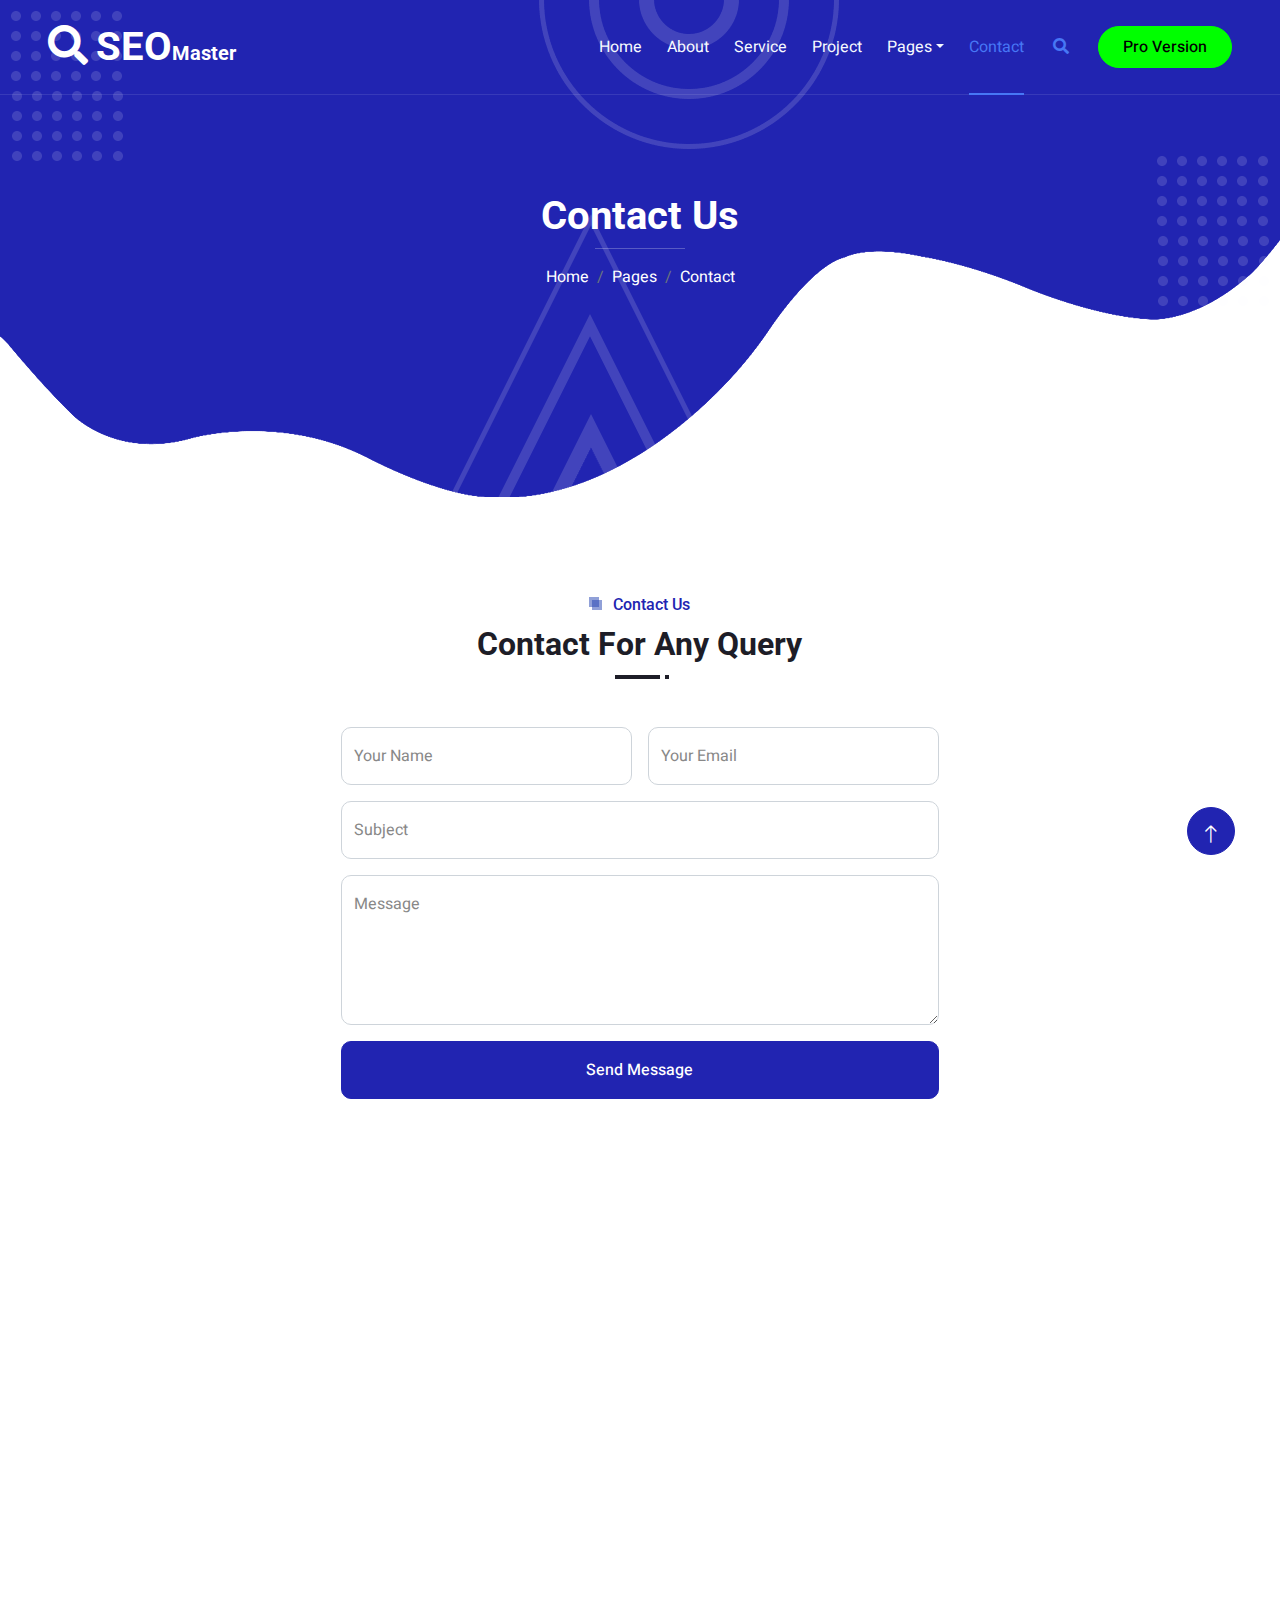
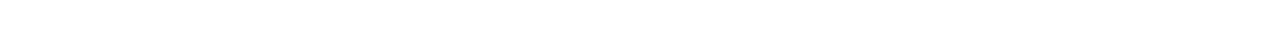
<file: contact.html>
<!DOCTYPE html>
<html lang="en">

<head>
    <meta charset="utf-8">
    <title>SEO Master - SEO Agency Website Template</title>
    <meta content="width=device-width, initial-scale=1.0" name="viewport">
    <meta content="" name="keywords">
    <meta content="" name="description">

    <!-- Favicon -->
    <link href="img/favicon.ico" rel="icon">

    <!-- Google Web Fonts -->
    <link rel="preconnect" href="https://fonts.googleapis.com">
    <link rel="preconnect" href="https://fonts.gstatic.com" crossorigin>
    <link href="https://fonts.googleapis.com/css2?family=Heebo:wght@400;500&family=Roboto:wght@400;500;700&display=swap" rel="stylesheet"> 

    <!-- Icon Font Stylesheet -->
    <link href="https://cdnjs.cloudflare.com/ajax/libs/font-awesome/5.10.0/css/all.min.css" rel="stylesheet">
    <link href="https://cdn.jsdelivr.net/npm/bootstrap-icons@1.4.1/font/bootstrap-icons.css" rel="stylesheet">

    <!-- Libraries Stylesheet -->
    <link href="lib/animate/animate.min.css" rel="stylesheet">
    <link href="lib/owlcarousel/assets/owl.carousel.min.css" rel="stylesheet">
    <link href="lib/lightbox/css/lightbox.min.css" rel="stylesheet">

    <!-- Customized Bootstrap Stylesheet -->
    <link href="css/bootstrap.min.css" rel="stylesheet">

    <!-- Template Stylesheet -->
    <link href="css/style.css" rel="stylesheet">
</head>

<body>
    <div class="container-xxl bg-white p-0">
        <!-- Spinner Start -->
        <div id="spinner" class="show bg-white position-fixed translate-middle w-100 vh-100 top-50 start-50 d-flex align-items-center justify-content-center">
            <div class="spinner-grow text-primary" style="width: 3rem; height: 3rem;" role="status">
                <span class="sr-only">Loading...</span>
            </div>
        </div>
        <!-- Spinner End -->


        <!-- Navbar & Hero Start -->
        <div class="container-xxl position-relative p-0">
            <nav class="navbar navbar-expand-lg navbar-light px-4 px-lg-5 py-3 py-lg-0">
                <a href="" class="navbar-brand p-0">
                    <h1 class="m-0"><i class="fa fa-search me-2"></i>SEO<span class="fs-5">Master</span></h1>
                    <!-- <img src="img/logo.png" alt="Logo"> -->
                </a>
                <button class="navbar-toggler" type="button" data-bs-toggle="collapse" data-bs-target="#navbarCollapse">
                    <span class="fa fa-bars"></span>
                </button>
                <div class="collapse navbar-collapse" id="navbarCollapse">
                    <div class="navbar-nav ms-auto py-0">
                        <a href="index.html" class="nav-item nav-link">Home</a>
                        <a href="about.html" class="nav-item nav-link">About</a>
                        <a href="service.html" class="nav-item nav-link">Service</a>
                        <a href="project.html" class="nav-item nav-link">Project</a>
                        <div class="nav-item dropdown">
                            <a href="#" class="nav-link dropdown-toggle" data-bs-toggle="dropdown">Pages</a>
                            <div class="dropdown-menu m-0">
                                <a href="team.html" class="dropdown-item">Our Team</a>
                                <a href="testimonial.html" class="dropdown-item">Testimonial</a>
                                <a href="404.html" class="dropdown-item">404 Page</a>
                            </div>
                        </div>
                        <a href="contact.html" class="nav-item nav-link active">Contact</a>
                    </div>
                    <butaton type="button" class="btn text-secondary ms-3" data-bs-toggle="modal" data-bs-target="#searchModal"><i class="fa fa-search"></i></butaton>
                    <a href="https://htmlcodex.com/startup-company-website-template" class="btn btn-secondary text-light rounded-pill py-2 px-4 ms-3">Pro Version</a>
                </div>
            </nav>

            <div class="container-xxl py-5 bg-primary hero-header mb-5">
                <div class="container my-5 py-5 px-lg-5">
                    <div class="row g-5 py-5">
                        <div class="col-12 text-center">
                            <h1 class="text-white animated zoomIn">Contact Us</h1>
                            <hr class="bg-white mx-auto mt-0" style="width: 90px;">
                            <nav aria-label="breadcrumb">
                                <ol class="breadcrumb justify-content-center">
                                    <li class="breadcrumb-item"><a class="text-white" href="#">Home</a></li>
                                    <li class="breadcrumb-item"><a class="text-white" href="#">Pages</a></li>
                                    <li class="breadcrumb-item text-white active" aria-current="page">Contact</li>
                                </ol>
                            </nav>
                        </div>
                    </div>
                </div>
            </div>
        </div>
        <!-- Navbar & Hero End -->


        <!-- Full Screen Search Start -->
        <div class="modal fade" id="searchModal" tabindex="-1">
            <div class="modal-dialog modal-fullscreen">
                <div class="modal-content" style="background: rgba(29, 29, 39, 0.7);">
                    <div class="modal-header border-0">
                        <button type="button" class="btn bg-white btn-close" data-bs-dismiss="modal" aria-label="Close"></button>
                    </div>
                    <div class="modal-body d-flex align-items-center justify-content-center">
                        <div class="input-group" style="max-width: 600px;">
                            <input type="text" class="form-control bg-transparent border-light p-3" placeholder="Type search keyword">
                            <button class="btn btn-light px-4"><i class="bi bi-search"></i></button>
                        </div>
                    </div>
                </div>
            </div>
        </div>
        <!-- Full Screen Search End -->


        <!-- Contact Start -->
        <div class="container-xxl py-5">
            <div class="container px-lg-5">
                <div class="row justify-content-center">
                    <div class="col-lg-7">
                        <div class="section-title position-relative text-center mb-5 pb-2 wow fadeInUp" data-wow-delay="0.1s">
                            <h6 class="position-relative d-inline text-primary ps-4">Contact Us</h6>
                            <h2 class="mt-2">Contact For Any Query</h2>
                        </div>
                        <div class="wow fadeInUp" data-wow-delay="0.3s">
                            <form>
                                <div class="row g-3">
                                    <div class="col-md-6">
                                        <div class="form-floating">
                                            <input type="text" class="form-control" id="name" placeholder="Your Name">
                                            <label for="name">Your Name</label>
                                        </div>
                                    </div>
                                    <div class="col-md-6">
                                        <div class="form-floating">
                                            <input type="email" class="form-control" id="email" placeholder="Your Email">
                                            <label for="email">Your Email</label>
                                        </div>
                                    </div>
                                    <div class="col-12">
                                        <div class="form-floating">
                                            <input type="text" class="form-control" id="subject" placeholder="Subject">
                                            <label for="subject">Subject</label>
                                        </div>
                                    </div>
                                    <div class="col-12">
                                        <div class="form-floating">
                                            <textarea class="form-control" placeholder="Leave a message here" id="message" style="height: 150px"></textarea>
                                            <label for="message">Message</label>
                                        </div>
                                    </div>
                                    <div class="col-12">
                                        <button class="btn btn-primary w-100 py-3" type="submit">Send Message</button>
                                    </div>
                                </div>
                            </form>
                        </div>
                    </div>
                </div>
            </div>
        </div>
        <!-- Contact End -->
        

        <!-- Footer Start -->
        <div class="container-fluid bg-primary text-light footer mt-5 pt-5 wow fadeIn" data-wow-delay="0.1s">
            <div class="container py-5 px-lg-5">
                <div class="row g-5">
                    <div class="col-md-6 col-lg-3">
                        <h5 class="text-white mb-4">Get In Touch</h5>
                        <p><i class="fa fa-map-marker-alt me-3"></i>123 Street, New York, USA</p>
                        <p><i class="fa fa-phone-alt me-3"></i>+012 345 67890</p>
                        <p><i class="fa fa-envelope me-3"></i>info@example.com</p>
                        <div class="d-flex pt-2">
                            <a class="btn btn-outline-light btn-social" href=""><i class="fab fa-twitter"></i></a>
                            <a class="btn btn-outline-light btn-social" href=""><i class="fab fa-facebook-f"></i></a>
                            <a class="btn btn-outline-light btn-social" href=""><i class="fab fa-youtube"></i></a>
                            <a class="btn btn-outline-light btn-social" href=""><i class="fab fa-instagram"></i></a>
                            <a class="btn btn-outline-light btn-social" href=""><i class="fab fa-linkedin-in"></i></a>
                        </div>
                    </div>
                    <div class="col-md-6 col-lg-3">
                        <h5 class="text-white mb-4">Popular Link</h5>
                        <a class="btn btn-link" href="">About Us</a>
                        <a class="btn btn-link" href="">Contact Us</a>
                        <a class="btn btn-link" href="">Privacy Policy</a>
                        <a class="btn btn-link" href="">Terms & Condition</a>
                        <a class="btn btn-link" href="">Career</a>
                    </div>
                    <div class="col-md-6 col-lg-3">
                        <h5 class="text-white mb-4">Project Gallery</h5>
                        <div class="row g-2">
                            <div class="col-4">
                                <img class="img-fluid" src="img/portfolio-1.jpg" alt="Image">
                            </div>
                            <div class="col-4">
                                <img class="img-fluid" src="img/portfolio-2.jpg" alt="Image">
                            </div>
                            <div class="col-4">
                                <img class="img-fluid" src="img/portfolio-3.jpg" alt="Image">
                            </div>
                            <div class="col-4">
                                <img class="img-fluid" src="img/portfolio-4.jpg" alt="Image">
                            </div>
                            <div class="col-4">
                                <img class="img-fluid" src="img/portfolio-5.jpg" alt="Image">
                            </div>
                            <div class="col-4">
                                <img class="img-fluid" src="img/portfolio-6.jpg" alt="Image">
                            </div>
                        </div>
                    </div>
                    <div class="col-md-6 col-lg-3">
                        <h5 class="text-white mb-4">Newsletter</h5>
                        <p>Lorem ipsum dolor sit amet elit. Phasellus nec pretium mi. Curabitur facilisis ornare velit non vulpu</p>
                        <div class="position-relative w-100 mt-3">
                            <input class="form-control border-0 rounded-pill w-100 ps-4 pe-5" type="text" placeholder="Your Email" style="height: 48px;">
                            <button type="button" class="btn shadow-none position-absolute top-0 end-0 mt-1 me-2"><i class="fa fa-paper-plane text-primary fs-4"></i></button>
                        </div>
                    </div>
                </div>
            </div>
            <div class="container px-lg-5">
                <div class="copyright">
                    <div class="row">
                        <div class="col-md-6 text-center text-md-start mb-3 mb-md-0">
                            &copy; <a class="border-bottom" href="#">Your Site Name</a>, All Right Reserved. 
							
							<!--/*** This template is free as long as you keep the footer author’s credit link/attribution link/backlink. If you'd like to use the template without the footer author’s credit link/attribution link/backlink, you can purchase the Credit Removal License from "https://htmlcodex.com/credit-removal". Thank you for your support. ***/-->
							Designed By <a class="border-bottom" href="https://htmlcodex.com">HTML Codex</a>
                        </div>
                        <div class="col-md-6 text-center text-md-end">
                            <div class="footer-menu">
                                <a href="">Home</a>
                                <a href="">Cookies</a>
                                <a href="">Help</a>
                                <a href="">FQAs</a>
                            </div>
                        </div>
                    </div>
                </div>
            </div>
        </div>
        <!-- Footer End -->


        <!-- Back to Top -->
        <a href="#" class="btn btn-lg btn-primary btn-lg-square back-to-top pt-2"><i class="bi bi-arrow-up"></i></a>
    </div>

    <!-- JavaScript Libraries -->
    <script src="https://code.jquery.com/jquery-3.4.1.min.js"></script>
    <script src="https://cdn.jsdelivr.net/npm/bootstrap@5.0.0/dist/js/bootstrap.bundle.min.js"></script>
    <script src="lib/wow/wow.min.js"></script>
    <script src="lib/easing/easing.min.js"></script>
    <script src="lib/waypoints/waypoints.min.js"></script>
    <script src="lib/owlcarousel/owl.carousel.min.js"></script>
    <script src="lib/isotope/isotope.pkgd.min.js"></script>
    <script src="lib/lightbox/js/lightbox.min.js"></script>

    <!-- Template Javascript -->
    <script src="js/main.js"></script>
</body>

</html>
</file>
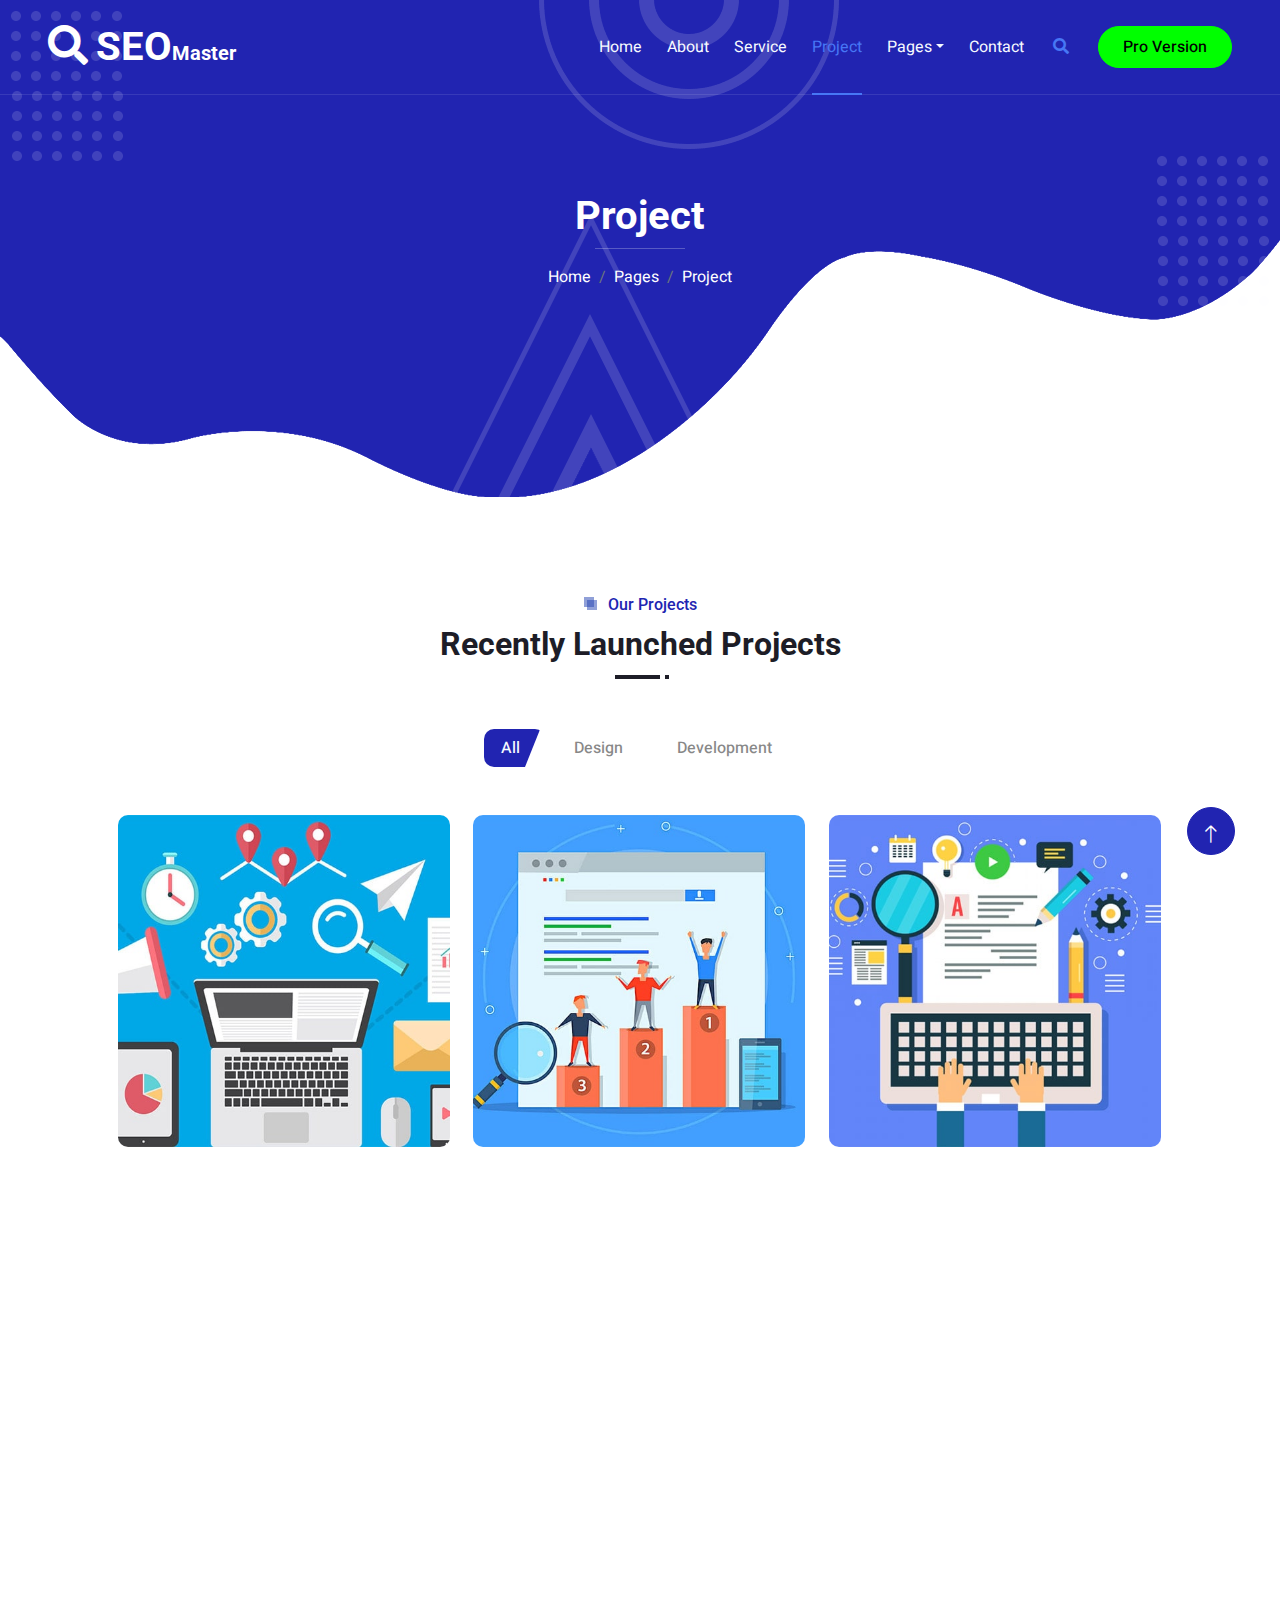
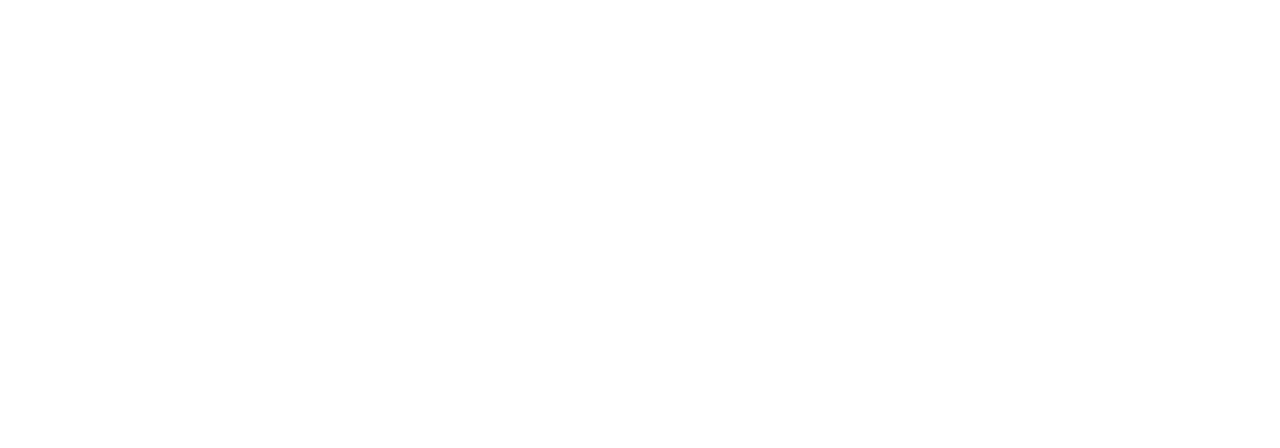
<file: project.html>
<!DOCTYPE html>
<html lang="en">

<head>
    <meta charset="utf-8">
    <title>SEO Master - SEO Agency Website Template</title>
    <meta content="width=device-width, initial-scale=1.0" name="viewport">
    <meta content="" name="keywords">
    <meta content="" name="description">

    <!-- Favicon -->
    <link href="img/favicon.ico" rel="icon">

    <!-- Google Web Fonts -->
    <link rel="preconnect" href="https://fonts.googleapis.com">
    <link rel="preconnect" href="https://fonts.gstatic.com" crossorigin>
    <link href="https://fonts.googleapis.com/css2?family=Heebo:wght@400;500&family=Roboto:wght@400;500;700&display=swap" rel="stylesheet"> 

    <!-- Icon Font Stylesheet -->
    <link href="https://cdnjs.cloudflare.com/ajax/libs/font-awesome/5.10.0/css/all.min.css" rel="stylesheet">
    <link href="https://cdn.jsdelivr.net/npm/bootstrap-icons@1.4.1/font/bootstrap-icons.css" rel="stylesheet">

    <!-- Libraries Stylesheet -->
    <link href="lib/animate/animate.min.css" rel="stylesheet">
    <link href="lib/owlcarousel/assets/owl.carousel.min.css" rel="stylesheet">
    <link href="lib/lightbox/css/lightbox.min.css" rel="stylesheet">

    <!-- Customized Bootstrap Stylesheet -->
    <link href="css/bootstrap.min.css" rel="stylesheet">

    <!-- Template Stylesheet -->
    <link href="css/style.css" rel="stylesheet">
</head>

<body>
    <div class="container-xxl bg-white p-0">
        <!-- Spinner Start -->
        <div id="spinner" class="show bg-white position-fixed translate-middle w-100 vh-100 top-50 start-50 d-flex align-items-center justify-content-center">
            <div class="spinner-grow text-primary" style="width: 3rem; height: 3rem;" role="status">
                <span class="sr-only">Loading...</span>
            </div>
        </div>
        <!-- Spinner End -->


        <!-- Navbar & Hero Start -->
        <div class="container-xxl position-relative p-0">
            <nav class="navbar navbar-expand-lg navbar-light px-4 px-lg-5 py-3 py-lg-0">
                <a href="" class="navbar-brand p-0">
                    <h1 class="m-0"><i class="fa fa-search me-2"></i>SEO<span class="fs-5">Master</span></h1>
                    <!-- <img src="img/logo.png" alt="Logo"> -->
                </a>
                <button class="navbar-toggler" type="button" data-bs-toggle="collapse" data-bs-target="#navbarCollapse">
                    <span class="fa fa-bars"></span>
                </button>
                <div class="collapse navbar-collapse" id="navbarCollapse">
                    <div class="navbar-nav ms-auto py-0">
                        <a href="index.html" class="nav-item nav-link">Home</a>
                        <a href="about.html" class="nav-item nav-link">About</a>
                        <a href="service.html" class="nav-item nav-link">Service</a>
                        <a href="project.html" class="nav-item nav-link active">Project</a>
                        <div class="nav-item dropdown">
                            <a href="#" class="nav-link dropdown-toggle" data-bs-toggle="dropdown">Pages</a>
                            <div class="dropdown-menu m-0">
                                <a href="team.html" class="dropdown-item">Our Team</a>
                                <a href="testimonial.html" class="dropdown-item">Testimonial</a>
                                <a href="404.html" class="dropdown-item">404 Page</a>
                            </div>
                        </div>
                        <a href="contact.html" class="nav-item nav-link">Contact</a>
                    </div>
                    <butaton type="button" class="btn text-secondary ms-3" data-bs-toggle="modal" data-bs-target="#searchModal"><i class="fa fa-search"></i></butaton>
                    <a href="https://htmlcodex.com/startup-company-website-template" class="btn btn-secondary text-light rounded-pill py-2 px-4 ms-3">Pro Version</a>
                </div>
            </nav>

            <div class="container-xxl py-5 bg-primary hero-header mb-5">
                <div class="container my-5 py-5 px-lg-5">
                    <div class="row g-5 py-5">
                        <div class="col-12 text-center">
                            <h1 class="text-white animated zoomIn">Project</h1>
                            <hr class="bg-white mx-auto mt-0" style="width: 90px;">
                            <nav aria-label="breadcrumb">
                                <ol class="breadcrumb justify-content-center">
                                    <li class="breadcrumb-item"><a class="text-white" href="#">Home</a></li>
                                    <li class="breadcrumb-item"><a class="text-white" href="#">Pages</a></li>
                                    <li class="breadcrumb-item text-white active" aria-current="page">Project</li>
                                </ol>
                            </nav>
                        </div>
                    </div>
                </div>
            </div>
        </div>
        <!-- Navbar & Hero End -->


        <!-- Full Screen Search Start -->
        <div class="modal fade" id="searchModal" tabindex="-1">
            <div class="modal-dialog modal-fullscreen">
                <div class="modal-content" style="background: rgba(29, 29, 39, 0.7);">
                    <div class="modal-header border-0">
                        <button type="button" class="btn bg-white btn-close" data-bs-dismiss="modal" aria-label="Close"></button>
                    </div>
                    <div class="modal-body d-flex align-items-center justify-content-center">
                        <div class="input-group" style="max-width: 600px;">
                            <input type="text" class="form-control bg-transparent border-light p-3" placeholder="Type search keyword">
                            <button class="btn btn-light px-4"><i class="bi bi-search"></i></button>
                        </div>
                    </div>
                </div>
            </div>
        </div>
        <!-- Full Screen Search End -->


        <!-- Portfolio Start -->
        <div class="container-xxl py-5">
            <div class="container px-lg-5">
                <div class="section-title position-relative text-center mb-5 pb-2 wow fadeInUp" data-wow-delay="0.1s">
                    <h6 class="position-relative d-inline text-primary ps-4">Our Projects</h6>
                    <h2 class="mt-2">Recently Launched Projects</h2>
                </div>
                <div class="row mt-n2 wow fadeInUp" data-wow-delay="0.1s">
                    <div class="col-12 text-center">
                        <ul class="list-inline mb-5" id="portfolio-flters">
                            <li class="btn px-3 pe-4 active" data-filter="*">All</li>
                            <li class="btn px-3 pe-4" data-filter=".first">Design</li>
                            <li class="btn px-3 pe-4" data-filter=".second">Development</li>
                        </ul>
                    </div>
                </div>
                <div class="row g-4 portfolio-container">
                    <div class="col-lg-4 col-md-6 portfolio-item first wow zoomIn" data-wow-delay="0.1s">
                        <div class="position-relative rounded overflow-hidden">
                            <img class="img-fluid w-100" src="img/portfolio-1.jpg" alt="">
                            <div class="portfolio-overlay">
                                <a class="btn btn-light" href="img/portfolio-1.jpg" data-lightbox="portfolio"><i class="fa fa-plus fa-2x text-primary"></i></a>
                                <div class="mt-auto">
                                    <small class="text-white"><i class="fa fa-folder me-2"></i>Web Design</small>
                                    <a class="h5 d-block text-white mt-1 mb-0" href="">Project Name</a>
                                </div>
                            </div>
                        </div>
                    </div>
                    <div class="col-lg-4 col-md-6 portfolio-item second wow zoomIn" data-wow-delay="0.3s">
                        <div class="position-relative rounded overflow-hidden">
                            <img class="img-fluid w-100" src="img/portfolio-2.jpg" alt="">
                            <div class="portfolio-overlay">
                                <a class="btn btn-light" href="img/portfolio-2.jpg" data-lightbox="portfolio"><i class="fa fa-plus fa-2x text-primary"></i></a>
                                <div class="mt-auto">
                                    <small class="text-white"><i class="fa fa-folder me-2"></i>Web Design</small>
                                    <a class="h5 d-block text-white mt-1 mb-0" href="">Project Name</a>
                                </div>
                            </div>
                        </div>
                    </div>
                    <div class="col-lg-4 col-md-6 portfolio-item first wow zoomIn" data-wow-delay="0.6s">
                        <div class="position-relative rounded overflow-hidden">
                            <img class="img-fluid w-100" src="img/portfolio-3.jpg" alt="">
                            <div class="portfolio-overlay">
                                <a class="btn btn-light" href="img/portfolio-3.jpg" data-lightbox="portfolio"><i class="fa fa-plus fa-2x text-primary"></i></a>
                                <div class="mt-auto">
                                    <small class="text-white"><i class="fa fa-folder me-2"></i>Web Design</small>
                                    <a class="h5 d-block text-white mt-1 mb-0" href="">Project Name</a>
                                </div>
                            </div>
                        </div>
                    </div>
                    <div class="col-lg-4 col-md-6 portfolio-item second wow zoomIn" data-wow-delay="0.1s">
                        <div class="position-relative rounded overflow-hidden">
                            <img class="img-fluid w-100" src="img/portfolio-4.jpg" alt="">
                            <div class="portfolio-overlay">
                                <a class="btn btn-light" href="img/portfolio-4.jpg" data-lightbox="portfolio"><i class="fa fa-plus fa-2x text-primary"></i></a>
                                <div class="mt-auto">
                                    <small class="text-white"><i class="fa fa-folder me-2"></i>Web Design</small>
                                    <a class="h5 d-block text-white mt-1 mb-0" href="">Project Name</a>
                                </div>
                            </div>
                        </div>
                    </div>
                    <div class="col-lg-4 col-md-6 portfolio-item first wow zoomIn" data-wow-delay="0.3s">
                        <div class="position-relative rounded overflow-hidden">
                            <img class="img-fluid w-100" src="img/portfolio-5.jpg" alt="">
                            <div class="portfolio-overlay">
                                <a class="btn btn-light" href="img/portfolio-5.jpg" data-lightbox="portfolio"><i class="fa fa-plus fa-2x text-primary"></i></a>
                                <div class="mt-auto">
                                    <small class="text-white"><i class="fa fa-folder me-2"></i>Web Design</small>
                                    <a class="h5 d-block text-white mt-1 mb-0" href="">Project Name</a>
                                </div>
                            </div>
                        </div>
                    </div>
                    <div class="col-lg-4 col-md-6 portfolio-item second wow zoomIn" data-wow-delay="0.6s">
                        <div class="position-relative rounded overflow-hidden">
                            <img class="img-fluid w-100" src="img/portfolio-6.jpg" alt="">
                            <div class="portfolio-overlay">
                                <a class="btn btn-light" href="img/portfolio-6.jpg" data-lightbox="portfolio"><i class="fa fa-plus fa-2x text-primary"></i></a>
                                <div class="mt-auto">
                                    <small class="text-white"><i class="fa fa-folder me-2"></i>Web Design</small>
                                    <a class="h5 d-block text-white mt-1 mb-0" href="">Project Name</a>
                                </div>
                            </div>
                        </div>
                    </div>
                </div>
            </div>
        </div>
        <!-- Portfolio End -->
        

        <!-- Footer Start -->
        <div class="container-fluid bg-primary text-light footer mt-5 pt-5 wow fadeIn" data-wow-delay="0.1s">
            <div class="container py-5 px-lg-5">
                <div class="row g-5">
                    <div class="col-md-6 col-lg-3">
                        <h5 class="text-white mb-4">Get In Touch</h5>
                        <p><i class="fa fa-map-marker-alt me-3"></i>123 Street, New York, USA</p>
                        <p><i class="fa fa-phone-alt me-3"></i>+012 345 67890</p>
                        <p><i class="fa fa-envelope me-3"></i>info@example.com</p>
                        <div class="d-flex pt-2">
                            <a class="btn btn-outline-light btn-social" href=""><i class="fab fa-twitter"></i></a>
                            <a class="btn btn-outline-light btn-social" href=""><i class="fab fa-facebook-f"></i></a>
                            <a class="btn btn-outline-light btn-social" href=""><i class="fab fa-youtube"></i></a>
                            <a class="btn btn-outline-light btn-social" href=""><i class="fab fa-instagram"></i></a>
                            <a class="btn btn-outline-light btn-social" href=""><i class="fab fa-linkedin-in"></i></a>
                        </div>
                    </div>
                    <div class="col-md-6 col-lg-3">
                        <h5 class="text-white mb-4">Popular Link</h5>
                        <a class="btn btn-link" href="">About Us</a>
                        <a class="btn btn-link" href="">Contact Us</a>
                        <a class="btn btn-link" href="">Privacy Policy</a>
                        <a class="btn btn-link" href="">Terms & Condition</a>
                        <a class="btn btn-link" href="">Career</a>
                    </div>
                    <div class="col-md-6 col-lg-3">
                        <h5 class="text-white mb-4">Project Gallery</h5>
                        <div class="row g-2">
                            <div class="col-4">
                                <img class="img-fluid" src="img/portfolio-1.jpg" alt="Image">
                            </div>
                            <div class="col-4">
                                <img class="img-fluid" src="img/portfolio-2.jpg" alt="Image">
                            </div>
                            <div class="col-4">
                                <img class="img-fluid" src="img/portfolio-3.jpg" alt="Image">
                            </div>
                            <div class="col-4">
                                <img class="img-fluid" src="img/portfolio-4.jpg" alt="Image">
                            </div>
                            <div class="col-4">
                                <img class="img-fluid" src="img/portfolio-5.jpg" alt="Image">
                            </div>
                            <div class="col-4">
                                <img class="img-fluid" src="img/portfolio-6.jpg" alt="Image">
                            </div>
                        </div>
                    </div>
                    <div class="col-md-6 col-lg-3">
                        <h5 class="text-white mb-4">Newsletter</h5>
                        <p>Lorem ipsum dolor sit amet elit. Phasellus nec pretium mi. Curabitur facilisis ornare velit non vulpu</p>
                        <div class="position-relative w-100 mt-3">
                            <input class="form-control border-0 rounded-pill w-100 ps-4 pe-5" type="text" placeholder="Your Email" style="height: 48px;">
                            <button type="button" class="btn shadow-none position-absolute top-0 end-0 mt-1 me-2"><i class="fa fa-paper-plane text-primary fs-4"></i></button>
                        </div>
                    </div>
                </div>
            </div>
            <div class="container px-lg-5">
                <div class="copyright">
                    <div class="row">
                        <div class="col-md-6 text-center text-md-start mb-3 mb-md-0">
                            &copy; <a class="border-bottom" href="#">Your Site Name</a>, All Right Reserved. 
							
							<!--/*** This template is free as long as you keep the footer author’s credit link/attribution link/backlink. If you'd like to use the template without the footer author’s credit link/attribution link/backlink, you can purchase the Credit Removal License from "https://htmlcodex.com/credit-removal". Thank you for your support. ***/-->
							Designed By <a class="border-bottom" href="https://htmlcodex.com">HTML Codex</a>
                        </div>
                        <div class="col-md-6 text-center text-md-end">
                            <div class="footer-menu">
                                <a href="">Home</a>
                                <a href="">Cookies</a>
                                <a href="">Help</a>
                                <a href="">FQAs</a>
                            </div>
                        </div>
                    </div>
                </div>
            </div>
        </div>
        <!-- Footer End -->


        <!-- Back to Top -->
        <a href="#" class="btn btn-lg btn-primary btn-lg-square back-to-top pt-2"><i class="bi bi-arrow-up"></i></a>
    </div>

    <!-- JavaScript Libraries -->
    <script src="https://code.jquery.com/jquery-3.4.1.min.js"></script>
    <script src="https://cdn.jsdelivr.net/npm/bootstrap@5.0.0/dist/js/bootstrap.bundle.min.js"></script>
    <script src="lib/wow/wow.min.js"></script>
    <script src="lib/easing/easing.min.js"></script>
    <script src="lib/waypoints/waypoints.min.js"></script>
    <script src="lib/owlcarousel/owl.carousel.min.js"></script>
    <script src="lib/isotope/isotope.pkgd.min.js"></script>
    <script src="lib/lightbox/js/lightbox.min.js"></script>

    <!-- Template Javascript -->
    <script src="js/main.js"></script>
</body>

</html>
</file>
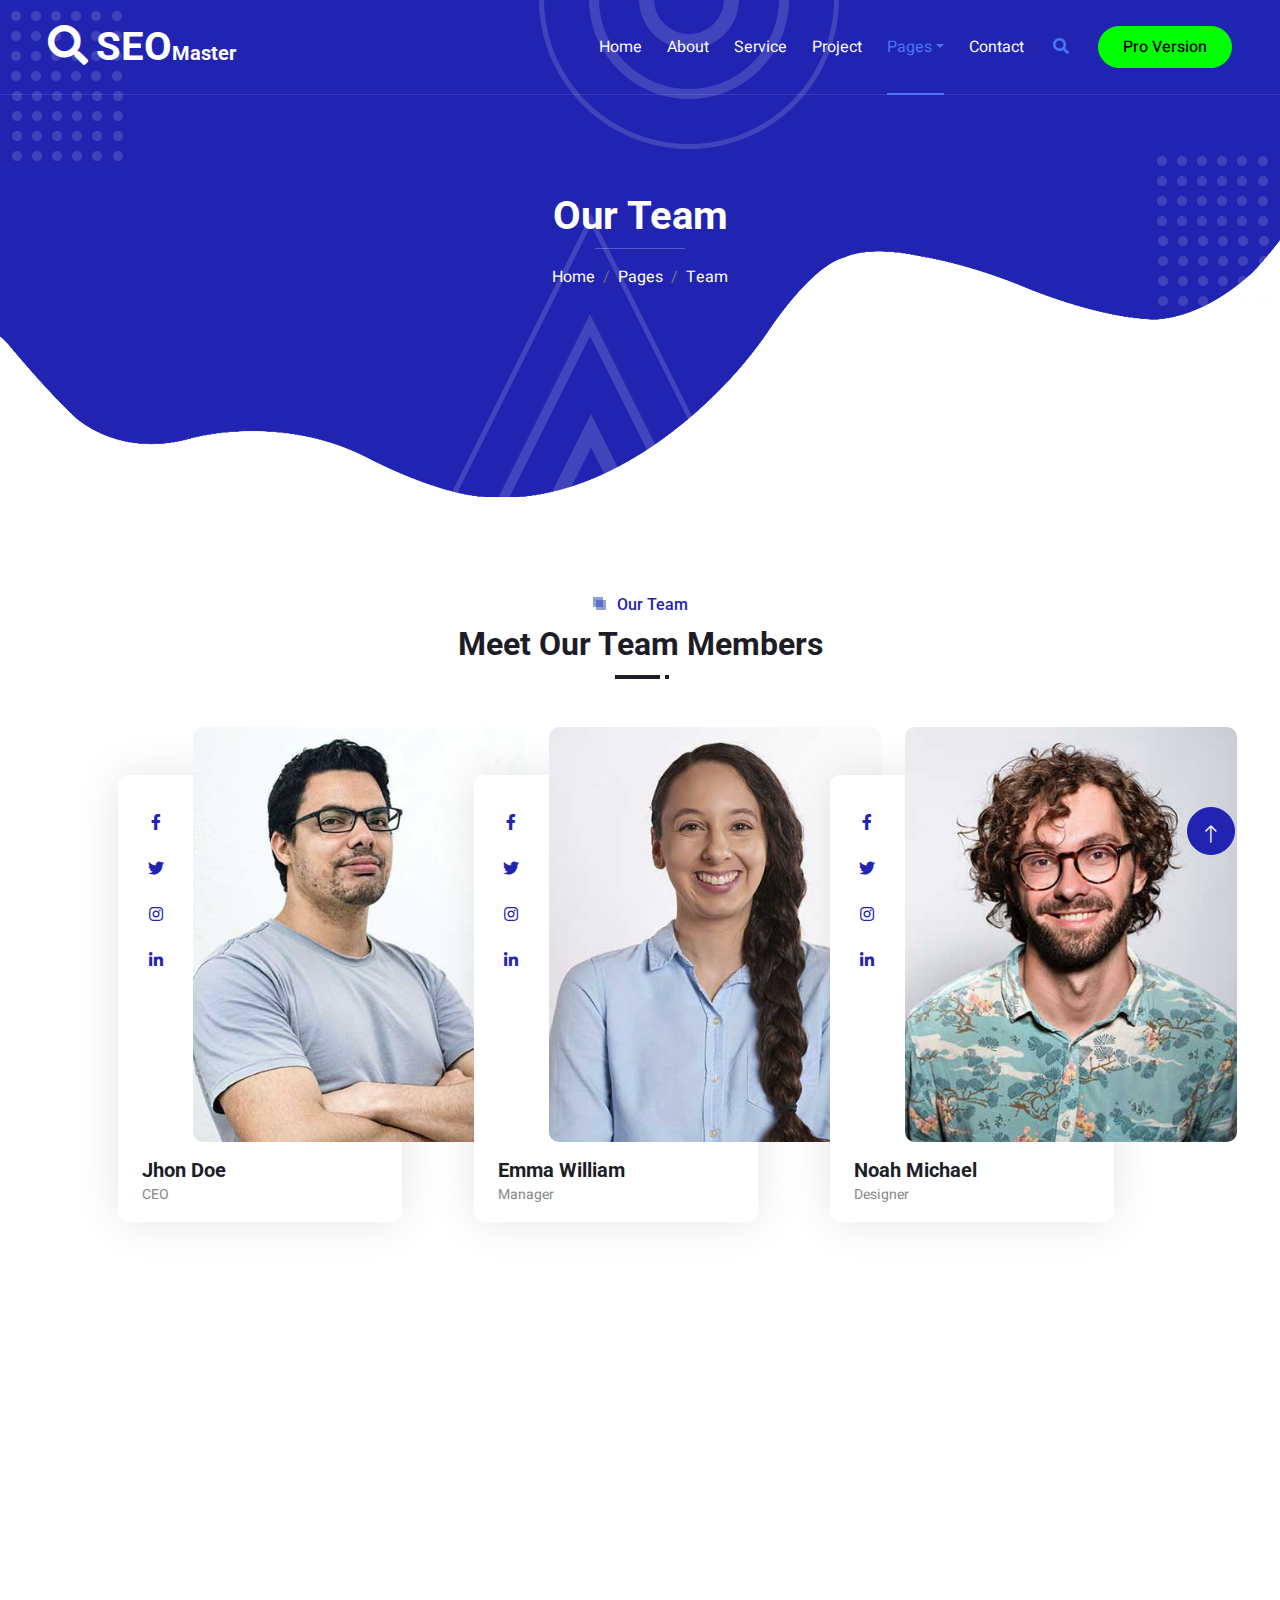
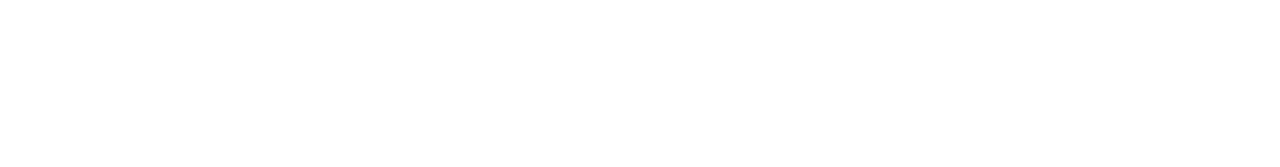
<file: team.html>
<!DOCTYPE html>
<html lang="en">

<head>
    <meta charset="utf-8">
    <title>SEO Master - SEO Agency Website Template</title>
    <meta content="width=device-width, initial-scale=1.0" name="viewport">
    <meta content="" name="keywords">
    <meta content="" name="description">

    <!-- Favicon -->
    <link href="img/favicon.ico" rel="icon">

    <!-- Google Web Fonts -->
    <link rel="preconnect" href="https://fonts.googleapis.com">
    <link rel="preconnect" href="https://fonts.gstatic.com" crossorigin>
    <link href="https://fonts.googleapis.com/css2?family=Heebo:wght@400;500&family=Roboto:wght@400;500;700&display=swap" rel="stylesheet"> 

    <!-- Icon Font Stylesheet -->
    <link href="https://cdnjs.cloudflare.com/ajax/libs/font-awesome/5.10.0/css/all.min.css" rel="stylesheet">
    <link href="https://cdn.jsdelivr.net/npm/bootstrap-icons@1.4.1/font/bootstrap-icons.css" rel="stylesheet">

    <!-- Libraries Stylesheet -->
    <link href="lib/animate/animate.min.css" rel="stylesheet">
    <link href="lib/owlcarousel/assets/owl.carousel.min.css" rel="stylesheet">
    <link href="lib/lightbox/css/lightbox.min.css" rel="stylesheet">

    <!-- Customized Bootstrap Stylesheet -->
    <link href="css/bootstrap.min.css" rel="stylesheet">

    <!-- Template Stylesheet -->
    <link href="css/style.css" rel="stylesheet">
</head>

<body>
    <div class="container-xxl bg-white p-0">
        <!-- Spinner Start -->
        <div id="spinner" class="show bg-white position-fixed translate-middle w-100 vh-100 top-50 start-50 d-flex align-items-center justify-content-center">
            <div class="spinner-grow text-primary" style="width: 3rem; height: 3rem;" role="status">
                <span class="sr-only">Loading...</span>
            </div>
        </div>
        <!-- Spinner End -->


        <!-- Navbar & Hero Start -->
        <div class="container-xxl position-relative p-0">
            <nav class="navbar navbar-expand-lg navbar-light px-4 px-lg-5 py-3 py-lg-0">
                <a href="" class="navbar-brand p-0">
                    <h1 class="m-0"><i class="fa fa-search me-2"></i>SEO<span class="fs-5">Master</span></h1>
                    <!-- <img src="img/logo.png" alt="Logo"> -->
                </a>
                <button class="navbar-toggler" type="button" data-bs-toggle="collapse" data-bs-target="#navbarCollapse">
                    <span class="fa fa-bars"></span>
                </button>
                <div class="collapse navbar-collapse" id="navbarCollapse">
                    <div class="navbar-nav ms-auto py-0">
                        <a href="index.html" class="nav-item nav-link">Home</a>
                        <a href="about.html" class="nav-item nav-link">About</a>
                        <a href="service.html" class="nav-item nav-link">Service</a>
                        <a href="project.html" class="nav-item nav-link">Project</a>
                        <div class="nav-item dropdown">
                            <a href="#" class="nav-link dropdown-toggle active" data-bs-toggle="dropdown">Pages</a>
                            <div class="dropdown-menu m-0">
                                <a href="team.html" class="dropdown-item active">Our Team</a>
                                <a href="testimonial.html" class="dropdown-item">Testimonial</a>
                                <a href="404.html" class="dropdown-item">404 Page</a>
                            </div>
                        </div>
                        <a href="contact.html" class="nav-item nav-link">Contact</a>
                    </div>
                    <butaton type="button" class="btn text-secondary ms-3" data-bs-toggle="modal" data-bs-target="#searchModal"><i class="fa fa-search"></i></butaton>
                    <a href="https://htmlcodex.com/startup-company-website-template" class="btn btn-secondary text-light rounded-pill py-2 px-4 ms-3">Pro Version</a>
                </div>
            </nav>

            <div class="container-xxl py-5 bg-primary hero-header mb-5">
                <div class="container my-5 py-5 px-lg-5">
                    <div class="row g-5 py-5">
                        <div class="col-12 text-center">
                            <h1 class="text-white animated zoomIn">Our Team</h1>
                            <hr class="bg-white mx-auto mt-0" style="width: 90px;">
                            <nav aria-label="breadcrumb">
                                <ol class="breadcrumb justify-content-center">
                                    <li class="breadcrumb-item"><a class="text-white" href="#">Home</a></li>
                                    <li class="breadcrumb-item"><a class="text-white" href="#">Pages</a></li>
                                    <li class="breadcrumb-item text-white active" aria-current="page">Team</li>
                                </ol>
                            </nav>
                        </div>
                    </div>
                </div>
            </div>
        </div>
        <!-- Navbar & Hero End -->


        <!-- Full Screen Search Start -->
        <div class="modal fade" id="searchModal" tabindex="-1">
            <div class="modal-dialog modal-fullscreen">
                <div class="modal-content" style="background: rgba(29, 29, 39, 0.7);">
                    <div class="modal-header border-0">
                        <button type="button" class="btn bg-white btn-close" data-bs-dismiss="modal" aria-label="Close"></button>
                    </div>
                    <div class="modal-body d-flex align-items-center justify-content-center">
                        <div class="input-group" style="max-width: 600px;">
                            <input type="text" class="form-control bg-transparent border-light p-3" placeholder="Type search keyword">
                            <button class="btn btn-light px-4"><i class="bi bi-search"></i></button>
                        </div>
                    </div>
                </div>
            </div>
        </div>
        <!-- Full Screen Search End -->


        <!-- Team Start -->
        <div class="container-xxl py-5">
            <div class="container px-lg-5">
                <div class="section-title position-relative text-center mb-5 pb-2 wow fadeInUp" data-wow-delay="0.1s">
                    <h6 class="position-relative d-inline text-primary ps-4">Our Team</h6>
                    <h2 class="mt-2">Meet Our Team Members</h2>
                </div>
                <div class="row g-4">
                    <div class="col-lg-4 col-md-6 wow fadeInUp" data-wow-delay="0.1s">
                        <div class="team-item">
                            <div class="d-flex">
                                <div class="flex-shrink-0 d-flex flex-column align-items-center mt-4 pt-5" style="width: 75px;">
                                    <a class="btn btn-square text-primary bg-white my-1" href=""><i class="fab fa-facebook-f"></i></a>
                                    <a class="btn btn-square text-primary bg-white my-1" href=""><i class="fab fa-twitter"></i></a>
                                    <a class="btn btn-square text-primary bg-white my-1" href=""><i class="fab fa-instagram"></i></a>
                                    <a class="btn btn-square text-primary bg-white my-1" href=""><i class="fab fa-linkedin-in"></i></a>
                                </div>
                                <img class="img-fluid rounded w-100" src="img/team-1.jpg" alt="">
                            </div>
                            <div class="px-4 py-3">
                                <h5 class="fw-bold m-0">Jhon Doe</h5>
                                <small>CEO</small>
                            </div>
                        </div>
                    </div>
                    <div class="col-lg-4 col-md-6 wow fadeInUp" data-wow-delay="0.3s">
                        <div class="team-item">
                            <div class="d-flex">
                                <div class="flex-shrink-0 d-flex flex-column align-items-center mt-4 pt-5" style="width: 75px;">
                                    <a class="btn btn-square text-primary bg-white my-1" href=""><i class="fab fa-facebook-f"></i></a>
                                    <a class="btn btn-square text-primary bg-white my-1" href=""><i class="fab fa-twitter"></i></a>
                                    <a class="btn btn-square text-primary bg-white my-1" href=""><i class="fab fa-instagram"></i></a>
                                    <a class="btn btn-square text-primary bg-white my-1" href=""><i class="fab fa-linkedin-in"></i></a>
                                </div>
                                <img class="img-fluid rounded w-100" src="img/team-2.jpg" alt="">
                            </div>
                            <div class="px-4 py-3">
                                <h5 class="fw-bold m-0">Emma William</h5>
                                <small>Manager</small>
                            </div>
                        </div>
                    </div>
                    <div class="col-lg-4 col-md-6 wow fadeInUp" data-wow-delay="0.6s">
                        <div class="team-item">
                            <div class="d-flex">
                                <div class="flex-shrink-0 d-flex flex-column align-items-center mt-4 pt-5" style="width: 75px;">
                                    <a class="btn btn-square text-primary bg-white my-1" href=""><i class="fab fa-facebook-f"></i></a>
                                    <a class="btn btn-square text-primary bg-white my-1" href=""><i class="fab fa-twitter"></i></a>
                                    <a class="btn btn-square text-primary bg-white my-1" href=""><i class="fab fa-instagram"></i></a>
                                    <a class="btn btn-square text-primary bg-white my-1" href=""><i class="fab fa-linkedin-in"></i></a>
                                </div>
                                <img class="img-fluid rounded w-100" src="img/team-3.jpg" alt="">
                            </div>
                            <div class="px-4 py-3">
                                <h5 class="fw-bold m-0">Noah Michael</h5>
                                <small>Designer</small>
                            </div>
                        </div>
                    </div>
                </div>
            </div>
        </div>
        <!-- Team End -->
        

        <!-- Footer Start -->
        <div class="container-fluid bg-primary text-light footer mt-5 pt-5 wow fadeIn" data-wow-delay="0.1s">
            <div class="container py-5 px-lg-5">
                <div class="row g-5">
                    <div class="col-md-6 col-lg-3">
                        <h5 class="text-white mb-4">Get In Touch</h5>
                        <p><i class="fa fa-map-marker-alt me-3"></i>123 Street, New York, USA</p>
                        <p><i class="fa fa-phone-alt me-3"></i>+012 345 67890</p>
                        <p><i class="fa fa-envelope me-3"></i>info@example.com</p>
                        <div class="d-flex pt-2">
                            <a class="btn btn-outline-light btn-social" href=""><i class="fab fa-twitter"></i></a>
                            <a class="btn btn-outline-light btn-social" href=""><i class="fab fa-facebook-f"></i></a>
                            <a class="btn btn-outline-light btn-social" href=""><i class="fab fa-youtube"></i></a>
                            <a class="btn btn-outline-light btn-social" href=""><i class="fab fa-instagram"></i></a>
                            <a class="btn btn-outline-light btn-social" href=""><i class="fab fa-linkedin-in"></i></a>
                        </div>
                    </div>
                    <div class="col-md-6 col-lg-3">
                        <h5 class="text-white mb-4">Popular Link</h5>
                        <a class="btn btn-link" href="">About Us</a>
                        <a class="btn btn-link" href="">Contact Us</a>
                        <a class="btn btn-link" href="">Privacy Policy</a>
                        <a class="btn btn-link" href="">Terms & Condition</a>
                        <a class="btn btn-link" href="">Career</a>
                    </div>
                    <div class="col-md-6 col-lg-3">
                        <h5 class="text-white mb-4">Project Gallery</h5>
                        <div class="row g-2">
                            <div class="col-4">
                                <img class="img-fluid" src="img/portfolio-1.jpg" alt="Image">
                            </div>
                            <div class="col-4">
                                <img class="img-fluid" src="img/portfolio-2.jpg" alt="Image">
                            </div>
                            <div class="col-4">
                                <img class="img-fluid" src="img/portfolio-3.jpg" alt="Image">
                            </div>
                            <div class="col-4">
                                <img class="img-fluid" src="img/portfolio-4.jpg" alt="Image">
                            </div>
                            <div class="col-4">
                                <img class="img-fluid" src="img/portfolio-5.jpg" alt="Image">
                            </div>
                            <div class="col-4">
                                <img class="img-fluid" src="img/portfolio-6.jpg" alt="Image">
                            </div>
                        </div>
                    </div>
                    <div class="col-md-6 col-lg-3">
                        <h5 class="text-white mb-4">Newsletter</h5>
                        <p>Lorem ipsum dolor sit amet elit. Phasellus nec pretium mi. Curabitur facilisis ornare velit non vulpu</p>
                        <div class="position-relative w-100 mt-3">
                            <input class="form-control border-0 rounded-pill w-100 ps-4 pe-5" type="text" placeholder="Your Email" style="height: 48px;">
                            <button type="button" class="btn shadow-none position-absolute top-0 end-0 mt-1 me-2"><i class="fa fa-paper-plane text-primary fs-4"></i></button>
                        </div>
                    </div>
                </div>
            </div>
            <div class="container px-lg-5">
                <div class="copyright">
                    <div class="row">
                        <div class="col-md-6 text-center text-md-start mb-3 mb-md-0">
                            &copy; <a class="border-bottom" href="#">Your Site Name</a>, All Right Reserved. 
							
							<!--/*** This template is free as long as you keep the footer author’s credit link/attribution link/backlink. If you'd like to use the template without the footer author’s credit link/attribution link/backlink, you can purchase the Credit Removal License from "https://htmlcodex.com/credit-removal". Thank you for your support. ***/-->
							Designed By <a class="border-bottom" href="https://htmlcodex.com">HTML Codex</a>
                        </div>
                        <div class="col-md-6 text-center text-md-end">
                            <div class="footer-menu">
                                <a href="">Home</a>
                                <a href="">Cookies</a>
                                <a href="">Help</a>
                                <a href="">FQAs</a>
                            </div>
                        </div>
                    </div>
                </div>
            </div>
        </div>
        <!-- Footer End -->


        <!-- Back to Top -->
        <a href="#" class="btn btn-lg btn-primary btn-lg-square back-to-top pt-2"><i class="bi bi-arrow-up"></i></a>
    </div>

    <!-- JavaScript Libraries -->
    <script src="https://code.jquery.com/jquery-3.4.1.min.js"></script>
    <script src="https://cdn.jsdelivr.net/npm/bootstrap@5.0.0/dist/js/bootstrap.bundle.min.js"></script>
    <script src="lib/wow/wow.min.js"></script>
    <script src="lib/easing/easing.min.js"></script>
    <script src="lib/waypoints/waypoints.min.js"></script>
    <script src="lib/owlcarousel/owl.carousel.min.js"></script>
    <script src="lib/isotope/isotope.pkgd.min.js"></script>
    <script src="lib/lightbox/js/lightbox.min.js"></script>

    <!-- Template Javascript -->
    <script src="js/main.js"></script>
</body>

</html>
</file>
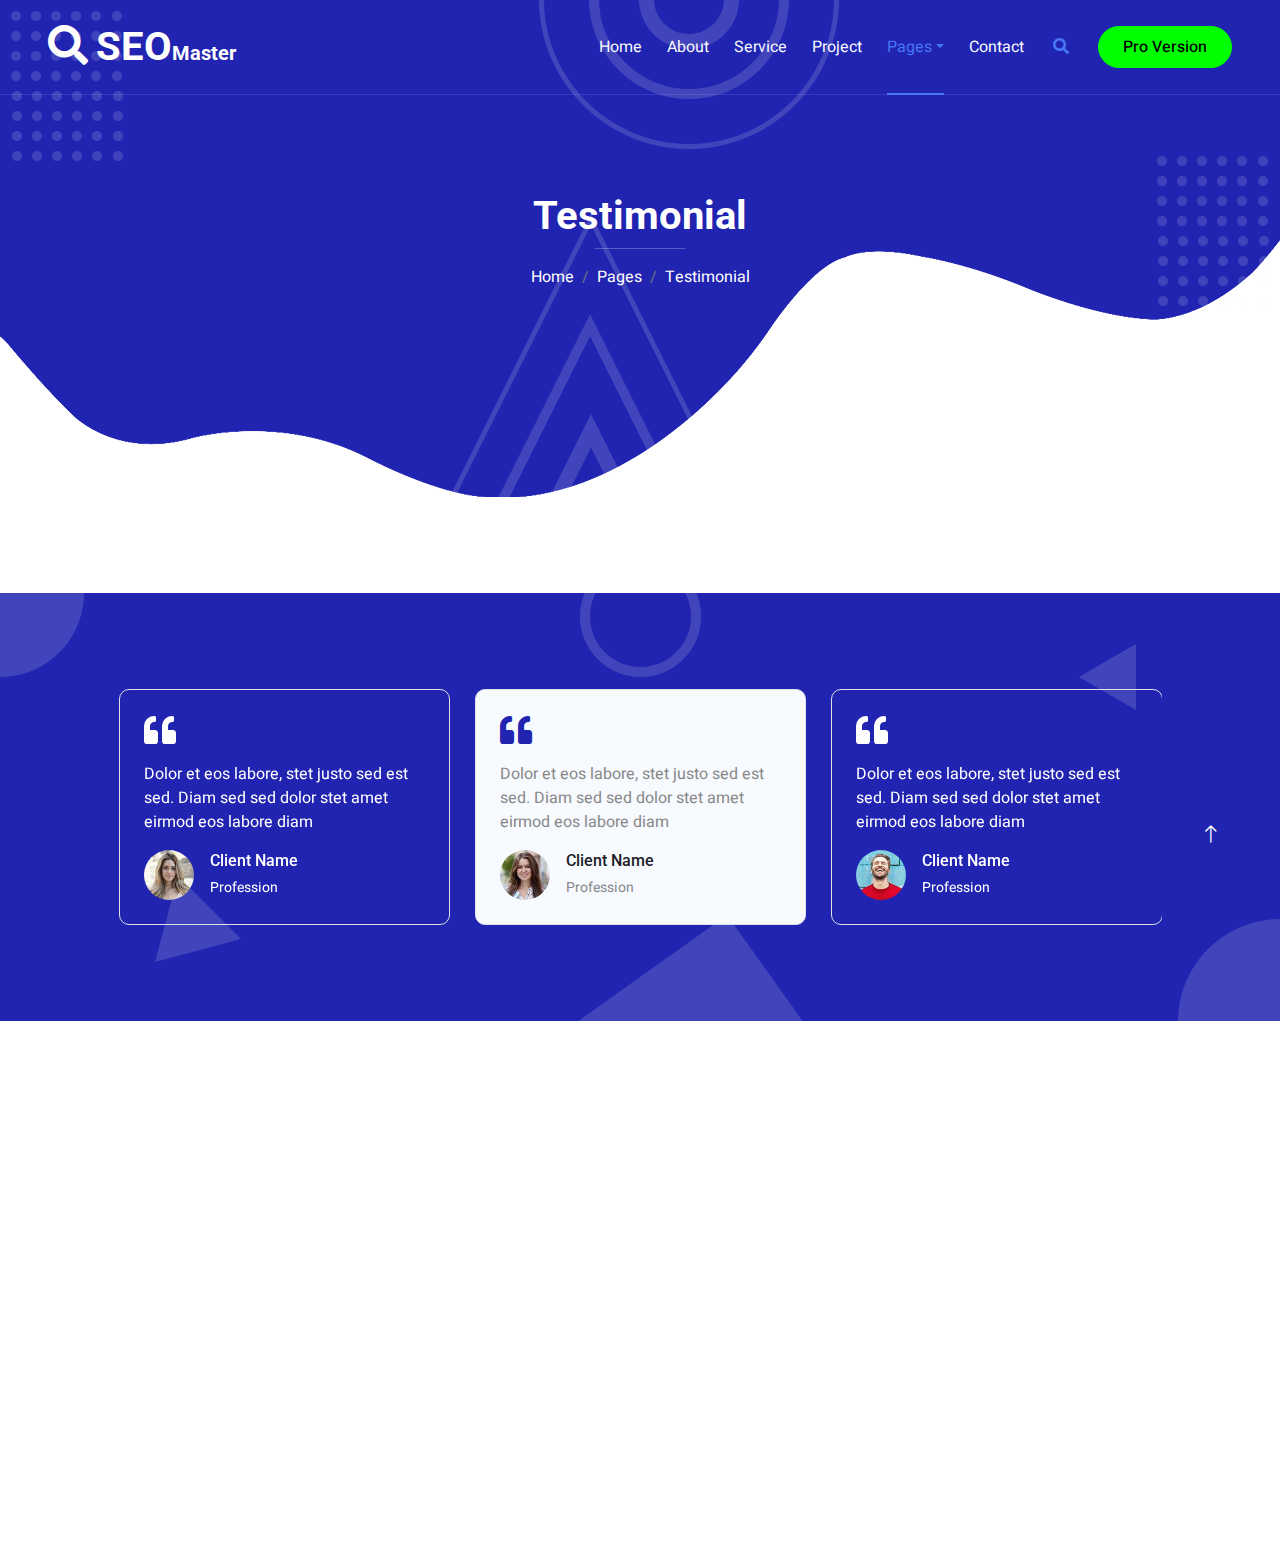
<file: testimonial.html>
<!DOCTYPE html>
<html lang="en">

<head>
    <meta charset="utf-8">
    <title>SEO Master - SEO Agency Website Template</title>
    <meta content="width=device-width, initial-scale=1.0" name="viewport">
    <meta content="" name="keywords">
    <meta content="" name="description">

    <!-- Favicon -->
    <link href="img/favicon.ico" rel="icon">

    <!-- Google Web Fonts -->
    <link rel="preconnect" href="https://fonts.googleapis.com">
    <link rel="preconnect" href="https://fonts.gstatic.com" crossorigin>
    <link href="https://fonts.googleapis.com/css2?family=Heebo:wght@400;500&family=Roboto:wght@400;500;700&display=swap" rel="stylesheet"> 

    <!-- Icon Font Stylesheet -->
    <link href="https://cdnjs.cloudflare.com/ajax/libs/font-awesome/5.10.0/css/all.min.css" rel="stylesheet">
    <link href="https://cdn.jsdelivr.net/npm/bootstrap-icons@1.4.1/font/bootstrap-icons.css" rel="stylesheet">

    <!-- Libraries Stylesheet -->
    <link href="lib/animate/animate.min.css" rel="stylesheet">
    <link href="lib/owlcarousel/assets/owl.carousel.min.css" rel="stylesheet">
    <link href="lib/lightbox/css/lightbox.min.css" rel="stylesheet">

    <!-- Customized Bootstrap Stylesheet -->
    <link href="css/bootstrap.min.css" rel="stylesheet">

    <!-- Template Stylesheet -->
    <link href="css/style.css" rel="stylesheet">
</head>

<body>
    <div class="container-xxl bg-white p-0">
        <!-- Spinner Start -->
        <div id="spinner" class="show bg-white position-fixed translate-middle w-100 vh-100 top-50 start-50 d-flex align-items-center justify-content-center">
            <div class="spinner-grow text-primary" style="width: 3rem; height: 3rem;" role="status">
                <span class="sr-only">Loading...</span>
            </div>
        </div>
        <!-- Spinner End -->


        <!-- Navbar & Hero Start -->
        <div class="container-xxl position-relative p-0">
            <nav class="navbar navbar-expand-lg navbar-light px-4 px-lg-5 py-3 py-lg-0">
                <a href="" class="navbar-brand p-0">
                    <h1 class="m-0"><i class="fa fa-search me-2"></i>SEO<span class="fs-5">Master</span></h1>
                    <!-- <img src="img/logo.png" alt="Logo"> -->
                </a>
                <button class="navbar-toggler" type="button" data-bs-toggle="collapse" data-bs-target="#navbarCollapse">
                    <span class="fa fa-bars"></span>
                </button>
                <div class="collapse navbar-collapse" id="navbarCollapse">
                    <div class="navbar-nav ms-auto py-0">
                        <a href="index.html" class="nav-item nav-link">Home</a>
                        <a href="about.html" class="nav-item nav-link">About</a>
                        <a href="service.html" class="nav-item nav-link">Service</a>
                        <a href="project.html" class="nav-item nav-link">Project</a>
                        <div class="nav-item dropdown">
                            <a href="#" class="nav-link dropdown-toggle active" data-bs-toggle="dropdown">Pages</a>
                            <div class="dropdown-menu m-0">
                                <a href="team.html" class="dropdown-item">Our Team</a>
                                <a href="testimonial.html" class="dropdown-item active">Testimonial</a>
                                <a href="404.html" class="dropdown-item">404 Page</a>
                            </div>
                        </div>
                        <a href="contact.html" class="nav-item nav-link">Contact</a>
                    </div>
                    <butaton type="button" class="btn text-secondary ms-3" data-bs-toggle="modal" data-bs-target="#searchModal"><i class="fa fa-search"></i></butaton>
                    <a href="https://htmlcodex.com/startup-company-website-template" class="btn btn-secondary text-light rounded-pill py-2 px-4 ms-3">Pro Version</a>
                </div>
            </nav>

            <div class="container-xxl py-5 bg-primary hero-header mb-5">
                <div class="container my-5 py-5 px-lg-5">
                    <div class="row g-5 py-5">
                        <div class="col-12 text-center">
                            <h1 class="text-white animated zoomIn">Testimonial</h1>
                            <hr class="bg-white mx-auto mt-0" style="width: 90px;">
                            <nav aria-label="breadcrumb">
                                <ol class="breadcrumb justify-content-center">
                                    <li class="breadcrumb-item"><a class="text-white" href="#">Home</a></li>
                                    <li class="breadcrumb-item"><a class="text-white" href="#">Pages</a></li>
                                    <li class="breadcrumb-item text-white active" aria-current="page">Testimonial</li>
                                </ol>
                            </nav>
                        </div>
                    </div>
                </div>
            </div>
        </div>
        <!-- Navbar & Hero End -->


        <!-- Full Screen Search Start -->
        <div class="modal fade" id="searchModal" tabindex="-1">
            <div class="modal-dialog modal-fullscreen">
                <div class="modal-content" style="background: rgba(29, 29, 39, 0.7);">
                    <div class="modal-header border-0">
                        <button type="button" class="btn bg-white btn-close" data-bs-dismiss="modal" aria-label="Close"></button>
                    </div>
                    <div class="modal-body d-flex align-items-center justify-content-center">
                        <div class="input-group" style="max-width: 600px;">
                            <input type="text" class="form-control bg-transparent border-light p-3" placeholder="Type search keyword">
                            <button class="btn btn-light px-4"><i class="bi bi-search"></i></button>
                        </div>
                    </div>
                </div>
            </div>
        </div>
        <!-- Full Screen Search End -->


        <!-- Testimonial Start -->
        <div class="container-xxl bg-primary testimonial py-5 wow fadeInUp" data-wow-delay="0.1s" style="margin: 6rem 0;">
            <div class="container py-5 px-lg-5">
                <div class="owl-carousel testimonial-carousel">
                    <div class="testimonial-item bg-transparent border rounded text-white p-4">
                        <i class="fa fa-quote-left fa-2x mb-3"></i>
                        <p>Dolor et eos labore, stet justo sed est sed. Diam sed sed dolor stet amet eirmod eos labore diam</p>
                        <div class="d-flex align-items-center">
                            <img class="img-fluid flex-shrink-0 rounded-circle" src="img/testimonial-1.jpg" style="width: 50px; height: 50px;">
                            <div class="ps-3">
                                <h6 class="text-white mb-1">Client Name</h6>
                                <small>Profession</small>
                            </div>
                        </div>
                    </div>
                    <div class="testimonial-item bg-transparent border rounded text-white p-4">
                        <i class="fa fa-quote-left fa-2x mb-3"></i>
                        <p>Dolor et eos labore, stet justo sed est sed. Diam sed sed dolor stet amet eirmod eos labore diam</p>
                        <div class="d-flex align-items-center">
                            <img class="img-fluid flex-shrink-0 rounded-circle" src="img/testimonial-2.jpg" style="width: 50px; height: 50px;">
                            <div class="ps-3">
                                <h6 class="text-white mb-1">Client Name</h6>
                                <small>Profession</small>
                            </div>
                        </div>
                    </div>
                    <div class="testimonial-item bg-transparent border rounded text-white p-4">
                        <i class="fa fa-quote-left fa-2x mb-3"></i>
                        <p>Dolor et eos labore, stet justo sed est sed. Diam sed sed dolor stet amet eirmod eos labore diam</p>
                        <div class="d-flex align-items-center">
                            <img class="img-fluid flex-shrink-0 rounded-circle" src="img/testimonial-3.jpg" style="width: 50px; height: 50px;">
                            <div class="ps-3">
                                <h6 class="text-white mb-1">Client Name</h6>
                                <small>Profession</small>
                            </div>
                        </div>
                    </div>
                    <div class="testimonial-item bg-transparent border rounded text-white p-4">
                        <i class="fa fa-quote-left fa-2x mb-3"></i>
                        <p>Dolor et eos labore, stet justo sed est sed. Diam sed sed dolor stet amet eirmod eos labore diam</p>
                        <div class="d-flex align-items-center">
                            <img class="img-fluid flex-shrink-0 rounded-circle" src="img/testimonial-4.jpg" style="width: 50px; height: 50px;">
                            <div class="ps-3">
                                <h6 class="text-white mb-1">Client Name</h6>
                                <small>Profession</small>
                            </div>
                        </div>
                    </div>
                </div>
            </div>
        </div>
        <!-- Testimonial End -->
        

        <!-- Footer Start -->
        <div class="container-fluid bg-primary text-light footer mt-5 pt-5 wow fadeIn" data-wow-delay="0.1s">
            <div class="container py-5 px-lg-5">
                <div class="row g-5">
                    <div class="col-md-6 col-lg-3">
                        <h5 class="text-white mb-4">Get In Touch</h5>
                        <p><i class="fa fa-map-marker-alt me-3"></i>123 Street, New York, USA</p>
                        <p><i class="fa fa-phone-alt me-3"></i>+012 345 67890</p>
                        <p><i class="fa fa-envelope me-3"></i>info@example.com</p>
                        <div class="d-flex pt-2">
                            <a class="btn btn-outline-light btn-social" href=""><i class="fab fa-twitter"></i></a>
                            <a class="btn btn-outline-light btn-social" href=""><i class="fab fa-facebook-f"></i></a>
                            <a class="btn btn-outline-light btn-social" href=""><i class="fab fa-youtube"></i></a>
                            <a class="btn btn-outline-light btn-social" href=""><i class="fab fa-instagram"></i></a>
                            <a class="btn btn-outline-light btn-social" href=""><i class="fab fa-linkedin-in"></i></a>
                        </div>
                    </div>
                    <div class="col-md-6 col-lg-3">
                        <h5 class="text-white mb-4">Popular Link</h5>
                        <a class="btn btn-link" href="">About Us</a>
                        <a class="btn btn-link" href="">Contact Us</a>
                        <a class="btn btn-link" href="">Privacy Policy</a>
                        <a class="btn btn-link" href="">Terms & Condition</a>
                        <a class="btn btn-link" href="">Career</a>
                    </div>
                    <div class="col-md-6 col-lg-3">
                        <h5 class="text-white mb-4">Project Gallery</h5>
                        <div class="row g-2">
                            <div class="col-4">
                                <img class="img-fluid" src="img/portfolio-1.jpg" alt="Image">
                            </div>
                            <div class="col-4">
                                <img class="img-fluid" src="img/portfolio-2.jpg" alt="Image">
                            </div>
                            <div class="col-4">
                                <img class="img-fluid" src="img/portfolio-3.jpg" alt="Image">
                            </div>
                            <div class="col-4">
                                <img class="img-fluid" src="img/portfolio-4.jpg" alt="Image">
                            </div>
                            <div class="col-4">
                                <img class="img-fluid" src="img/portfolio-5.jpg" alt="Image">
                            </div>
                            <div class="col-4">
                                <img class="img-fluid" src="img/portfolio-6.jpg" alt="Image">
                            </div>
                        </div>
                    </div>
                    <div class="col-md-6 col-lg-3">
                        <h5 class="text-white mb-4">Newsletter</h5>
                        <p>Lorem ipsum dolor sit amet elit. Phasellus nec pretium mi. Curabitur facilisis ornare velit non vulpu</p>
                        <div class="position-relative w-100 mt-3">
                            <input class="form-control border-0 rounded-pill w-100 ps-4 pe-5" type="text" placeholder="Your Email" style="height: 48px;">
                            <button type="button" class="btn shadow-none position-absolute top-0 end-0 mt-1 me-2"><i class="fa fa-paper-plane text-primary fs-4"></i></button>
                        </div>
                    </div>
                </div>
            </div>
            <div class="container px-lg-5">
                <div class="copyright">
                    <div class="row">
                        <div class="col-md-6 text-center text-md-start mb-3 mb-md-0">
                            &copy; <a class="border-bottom" href="#">Your Site Name</a>, All Right Reserved. 
							
							<!--/*** This template is free as long as you keep the footer author’s credit link/attribution link/backlink. If you'd like to use the template without the footer author’s credit link/attribution link/backlink, you can purchase the Credit Removal License from "https://htmlcodex.com/credit-removal". Thank you for your support. ***/-->
							Designed By <a class="border-bottom" href="https://htmlcodex.com">HTML Codex</a>
                        </div>
                        <div class="col-md-6 text-center text-md-end">
                            <div class="footer-menu">
                                <a href="">Home</a>
                                <a href="">Cookies</a>
                                <a href="">Help</a>
                                <a href="">FQAs</a>
                            </div>
                        </div>
                    </div>
                </div>
            </div>
        </div>
        <!-- Footer End -->


        <!-- Back to Top -->
        <a href="#" class="btn btn-lg btn-primary btn-lg-square back-to-top pt-2"><i class="bi bi-arrow-up"></i></a>
    </div>

    <!-- JavaScript Libraries -->
    <script src="https://code.jquery.com/jquery-3.4.1.min.js"></script>
    <script src="https://cdn.jsdelivr.net/npm/bootstrap@5.0.0/dist/js/bootstrap.bundle.min.js"></script>
    <script src="lib/wow/wow.min.js"></script>
    <script src="lib/easing/easing.min.js"></script>
    <script src="lib/waypoints/waypoints.min.js"></script>
    <script src="lib/owlcarousel/owl.carousel.min.js"></script>
    <script src="lib/isotope/isotope.pkgd.min.js"></script>
    <script src="lib/lightbox/js/lightbox.min.js"></script>

    <!-- Template Javascript -->
    <script src="js/main.js"></script>
</body>

</html>
</file>
<file: css/style.css>
/********** Template CSS **********/
:root {
    --primary: #2124B1;
    --secondary: #4777F5;
    --light: #F7FAFF;
    --dark: #1D1D27;
}


/*** Spinner ***/
#spinner {
    opacity: 0;
    visibility: hidden;
    transition: opacity .5s ease-out, visibility 0s linear .5s;
    z-index: 99999;
}

#spinner.show {
    transition: opacity .5s ease-out, visibility 0s linear 0s;
    visibility: visible;
    opacity: 1;
}

.back-to-top {
    position: fixed;
    display: none;
    right: 45px;
    bottom: 45px;
    z-index: 99;
}


/*** Heading ***/
h1,
h2,
h3,
.fw-bold {
    font-weight: 700 !important;
}

h4,
h5,
h6,
.fw-medium {
    font-weight: 500 !important;
}


/*** Button Base ***/
.btn {
    font-weight: 500;
    transition: all 0.3s ease; /* smoother transition */
}

/* Square button sizes */
.btn-square {
    width: 38px;
    height: 38px;
}

.btn-sm-square {
    width: 32px;
    height: 32px;
}

.btn-lg-square {
    width: 48px;
    height: 48px;
}

/* Common styles for all square buttons */
.btn-square,
.btn-sm-square,
.btn-lg-square {
    padding: 0;
    display: flex;
    align-items: center;
    justify-content: center;
    font-weight: normal;
    border-radius: 50px;
}

/* Custom button colors and effects (target .btn-secondary or add a custom class) */
.btn.btn-secondary {
    background-color: rgb(0, 255, 0) !important;
    color: rgb(0, 0, 0) !important;
    border-color: rgb(0, 255, 0) !important;
    box-shadow: none;
    transform: translateY(0);
    transition: all 0.3s ease;
}

/* Hover and focus: lighter green glow + slight popup */
.btn.btn-secondary:hover,
.btn.btn-secondary:focus {
    background-color: #37ff00 !important; /*lighter green */
    box-shadow: 0 0 4px 3px #00ff00;
    color: rgb(0, 0, 0) !important;
    transform: translateY(-3px);
}

/* Active (click): yellow background, black text, bigger glow, bigger popup */
.btn.btn-secondary:active {
    background-color: yellow !important;
    color: black !important;
    box-shadow: 0 0 15px 5px yellow;
    transform: translateY(-5px);
    transition: none; /* immediate effect on click */
}




/*** Navbar ***/
.navbar-light .navbar-nav .nav-link {
    position: relative;
    margin-left: 25px;
    padding: 35px 0;
    color: var(--light) !important;
    outline: none;
    transition: .5s;
}

.sticky-top.navbar-light .navbar-nav .nav-link {
    padding: 20px 0;
    color: var(--dark) !important;
}

.navbar-light .navbar-nav .nav-link:hover,
.navbar-light .navbar-nav .nav-link.active {
    color: var(--secondary) !important;
}

.navbar-light .navbar-brand h1 {
    color: #FFFFFF;
}

.navbar-light .navbar-brand img {
    max-height: 60px;
    transition: .5s;
}

.sticky-top.navbar-light .navbar-brand img {
    max-height: 45px;
}

@media (max-width: 991.98px) {
    .sticky-top.navbar-light {
        position: relative;
        background: #FFFFFF;
    }

    .navbar-light .navbar-collapse {
        margin-top: 15px;
        border-top: 1px solid #DDDDDD;
    }

    .navbar-light .navbar-nav .nav-link,
    .sticky-top.navbar-light .navbar-nav .nav-link {
        padding: 10px 0;
        margin-left: 0;
        color: var(--dark) !important;
    }

    .navbar-light .navbar-brand h1 {
        color: var(--primary);
    }

    .navbar-light .navbar-brand img {
        max-height: 45px;
    }
}

@media (min-width: 992px) {
    .navbar-light {
        position: absolute;
        width: 100%;
        top: 0;
        left: 0;
        border-bottom: 1px solid rgba(256, 256, 256, .1);
        z-index: 999;
    }
    
    .sticky-top.navbar-light {
        position: fixed;
        background: #FFFFFF;
    }

    .navbar-light .navbar-nav .nav-link::before {
        position: absolute;
        content: "";
        width: 0;
        height: 2px;
        bottom: -1px;
        left: 50%;
        background: var(--secondary);
        transition: .5s;
    }

    .navbar-light .navbar-nav .nav-link:hover::before,
    .navbar-light .navbar-nav .nav-link.active::before {
        width: 100%;
        left: 0;
    }

    .navbar-light .navbar-nav .nav-link.nav-contact::before {
        display: none;
    }

    .sticky-top.navbar-light .navbar-brand h1 {
        color: var(--primary);
    }
}

.animated.slideInUp {
  animation-duration: 1.5s;
  transform-origin: bottom;
  /* Override keyframes for bigger translateY */
}

@keyframes slideInUp {
  0% {
    transform: translateY(50px);
    opacity: 0;
  }
  100% {
    transform: translateY(0);
    opacity: 1;
  }
}

/*** Hero Header ***/
.hero-header {
    background:
        url(../img/bg-dot.png),
        url(../img/bg-dot.png),
        url(../img/bg-round.png),
        url(../img/bg-tree.png),
        url(../img/bg-bottom-hero.png);
    background-position:
        10px 10px,
        bottom 190px right 10px,
        left 55% top -1px,
        left 45% bottom -1px,
        center bottom -1px;
    background-repeat: no-repeat;
}


/*** Section Title ***/
.section-title::before {
    position: absolute;
    content: "";
    width: 45px;
    height: 4px;
    bottom: 0;
    left: 0;
    background: var(--dark);
}

.section-title::after {
    position: absolute;
    content: "";
    width: 4px;
    height: 4px;
    bottom: 0;
    left: 50px;
    background: var(--dark);
}

.section-title.text-center::before {
    left: 50%;
    margin-left: -25px;
}

.section-title.text-center::after {
    left: 50%;
    margin-left: 25px;
}

.section-title h6::before,
.section-title h6::after {
    position: absolute;
    content: "";
    width: 10px;
    height: 10px;
    top: 2px;
    left: 0;
    background: rgba(33, 66, 177, .5);
}

.section-title h6::after {
    top: 5px;
    left: 3px;
}


/*** Service ***/
.service-item {
    position: relative;
    height: 350px;
    padding: 30px 25px;
    background: #FFFFFF;
    box-shadow: 0 0 45px rgba(0, 0, 0, .08);
    transition: .5s;
}

.service-item:hover {
    background: var(--primary);
}

.service-item .service-icon {
    margin: 0 auto 20px auto;
    width: 90px;
    height: 90px;
    display: flex;
    align-items: center;
    justify-content: center;
    color: var(--light);
    background: url(../img/icon-shape-primary.png) center center no-repeat;
    transition: .5s;
}

.service-item:hover .service-icon {
    color: var(--primary);
    background: url(../img/icon-shape-white.png);
}

.service-item h5,
.service-item p {
    transition: .5s;
}

.service-item:hover h5,
.service-item:hover p {
    color: var(--light);
}

.service-item a.btn {
    position: relative;
    display: flex;
    color: var(--primary);
    transition: .5s;
    z-index: 1;
}

.service-item:hover a.btn {
    color: var(--primary);
}

.service-item a.btn::before {
    position: absolute;
    content: "";
    width: 35px;
    height: 35px;
    top: 0;
    left: 0;
    border-radius: 35px;
    background: #DDDDDD;
    transition: .5s;
    z-index: -1;
}

.service-item:hover a.btn::before {
    width: 100%;
    background: var(--light);
}


/*** Testimonial ***/
.newsletter,
.testimonial {
    background:
        url(../img/bg-top.png),
        url(../img/bg-bottom.png);
    background-position:
        left top,
        right bottom;
    background-repeat: no-repeat;
}

.testimonial-carousel .owl-item .testimonial-item,
.testimonial-carousel .owl-item.center .testimonial-item * {
    transition: .5s;
}

.testimonial-carousel .owl-item.center .testimonial-item {
    background: var(--light) !important;
    border-color: var(--light);
}

.testimonial-carousel .owl-item.center .testimonial-item * {
    color: #888888;
}

.testimonial-carousel .owl-item.center .testimonial-item i {
    color: var(--primary) !important;
}

.testimonial-carousel .owl-item.center .testimonial-item h6 {
    color: var(--dark) !important;
}


/*** Team ***/
.team-item {
    position: relative;
    transition: .5s;
    z-index: 1;
}

.team-item::after {
    position: absolute;
    content: "";
    top: 3rem;
    right: 3rem;
    bottom: 0;
    left: 0;
    border-radius: 10px;
    background: #FFFFFF;
    box-shadow: 0 0 45px rgba(0, 0, 0, .1);
    transition: .5s;
    z-index: -1;
}

.team-item:hover::after {
    background: var(--primary);
}

.team-item h5,
.team-item small {
    transition: .5s;
}

.team-item:hover h5,
.team-item:hover small {
    color: var(--light);
}


/*** Project Portfolio ***/
#portfolio-flters .btn {
    position: relative;
    display: inline-block;
    margin: 10px 4px 0 4px;
    transition: .5s;
}

#portfolio-flters .btn::after {
    position: absolute;
    content: "";
    right: -1px;
    bottom: -1px;
    border-left: 20px solid transparent;
    border-right: 0 solid transparent;
    border-bottom: 50px solid #FFFFFF;
}

#portfolio-flters .btn:hover,
#portfolio-flters .btn.active {
    color: var(--light);
    background: var(--primary);
}

.portfolio-overlay {
    position: absolute;
    display: flex;
    flex-direction: column;
    justify-content: center;
    width: 100%;
    height: 100%;
    padding: 30px;
    top: 0;
    left: 0;
    background: var(--primary);
    transition: .5s;
    z-index: 1;
    opacity: 0;
}

.portfolio-item:hover .portfolio-overlay {
    opacity: 1;
}

.portfolio-item .btn {
    position: absolute;
    width: 90px;
    height: 90px;
    top: 0px;
    right: 0px;
    display: flex;
    align-items: center;
    justify-content: center;
    background: url(../img/icon-shape-white.png) center center no-repeat;
    border: none;
    transition: .5s;
    opacity: 0;
    z-index: 2;
}

.portfolio-item:hover .btn {
    opacity: 1;
    transition-delay: .15s;
}


/*** Footer ***/
.footer {
    background: url(../img/footer.png) center center no-repeat;
    background-size: contain;
}

.footer .btn.btn-social {
    margin-right: 5px;
    width: 40px;
    height: 40px;
    display: flex;
    align-items: center;
    justify-content: center;
    color: var(--light);
    border: 1px solid rgba(256, 256, 256, .1);
    border-radius: 40px;
    transition: .3s;
}

.footer .btn.btn-social:hover {
    color: var(--primary);
}

.footer .btn.btn-link {
    display: block;
    margin-bottom: 10px;
    padding: 0;
    text-align: left;
    color: var(--light);
    font-weight: normal;
    transition: .3s;
}

.footer .btn.btn-link::before {
    position: relative;
    content: "\f105";
    font-family: "Font Awesome 5 Free";
    font-weight: 900;
    margin-right: 10px;
}

.footer .btn.btn-link:hover {
    letter-spacing: 1px;
    box-shadow: none;
}

.footer .copyright {
    padding: 25px 0;
    font-size: 14px;
    border-top: 1px solid rgba(256, 256, 256, .1);
}

.footer .copyright a {
    color: var(--light);
}

.footer .footer-menu a {
    margin-right: 15px;
    padding-right: 15px;
    border-right: 1px solid rgba(255, 255, 255, .1);
}

.footer .footer-menu a:last-child {
    margin-right: 0;
    padding-right: 0;
    border-right: none;
}
</file>
